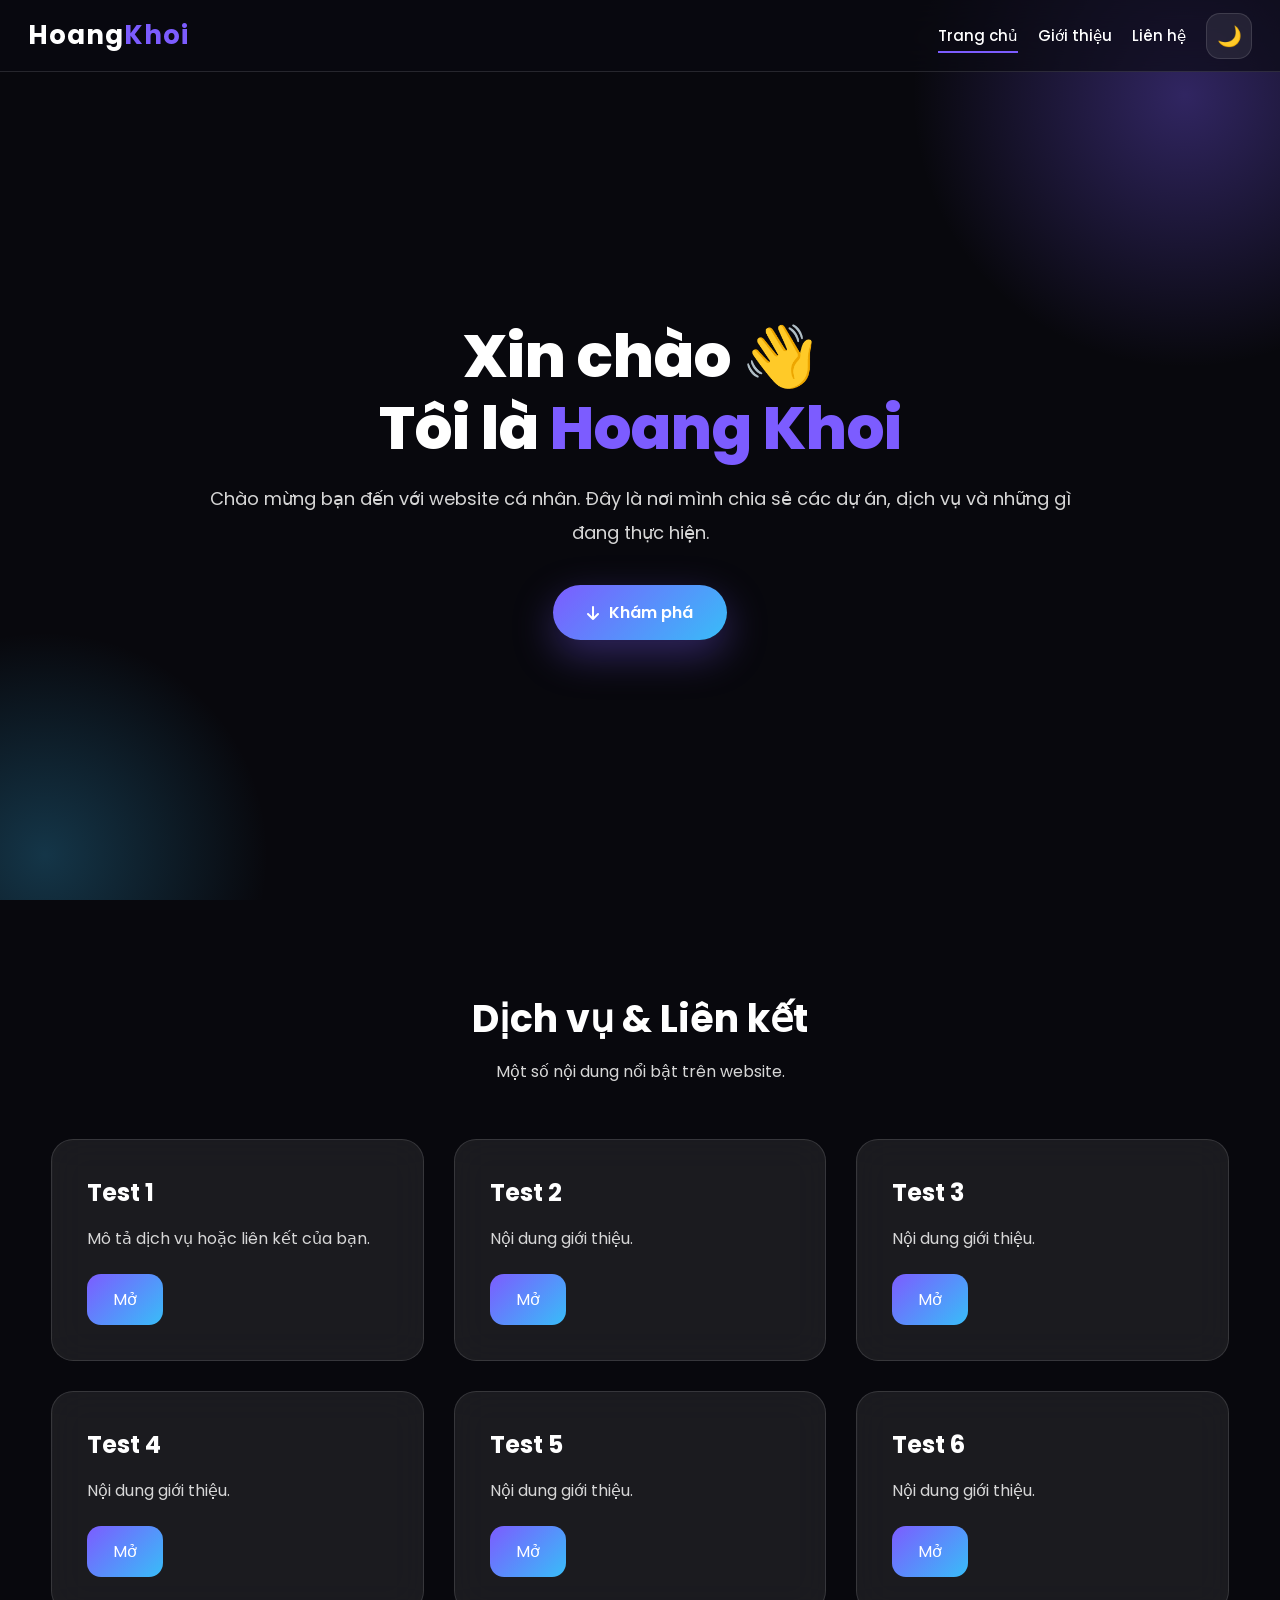
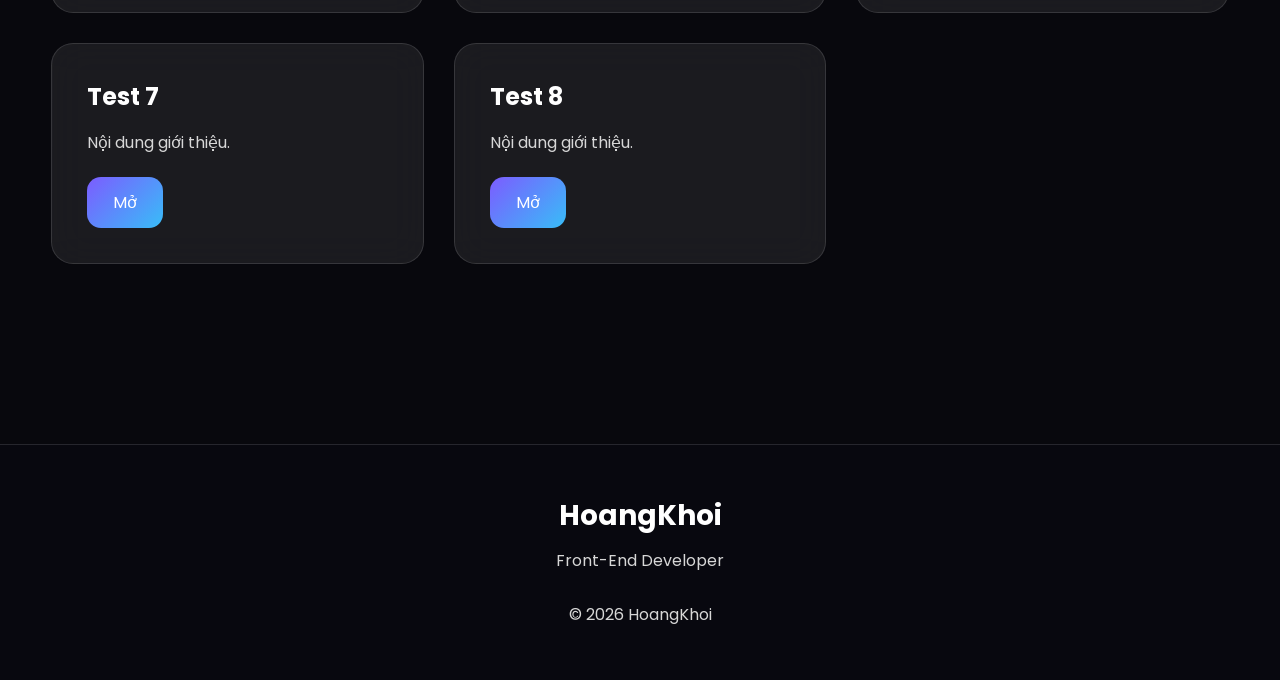
<file: index.html>
<!DOCTYPE html>
<html lang="vi">

<head>

    <meta charset="UTF-8">

    <meta name="viewport"
          content="width=device-width, initial-scale=1.0">

    <meta name="description"
          content="Website cá nhân của Hoàng Khôi">

    <meta name="keywords"
          content="Hoangkhoi, Portfolio, Website">

    <meta name="author"
          content="HoangKhoi">

    <title>HoangKhoi | PHK Premium V3</title>

    <!-- CSS -->
    <link rel="stylesheet" href="style.css">

    <!-- Font Awesome -->
    <link rel="stylesheet"
          href="https://cdnjs.cloudflare.com/ajax/libs/font-awesome/6.7.2/css/all.min.css">

    <!-- Favicon -->
    <link rel="icon"
          href="favicon.ico">

</head>

<body>

<!-- =========================
        LOADER
========================== -->

<div id="loader">

    <div class="loader-circle"></div>

</div>



<!-- =========================
        OVERLAY
========================== -->

<div class="overlay"></div>



<!-- =========================
        SIDEBAR
========================== -->

<aside class="sidebar">

    <button class="sidebar-close">

        <i class="fa-solid fa-xmark"></i>

    </button>

    <a href="index.html">

        <i class="fa-solid fa-house"></i>

        Trang chủ

    </a>

    <a href="about.html">

        <i class="fa-solid fa-circle-info"></i>

        Giới thiệu

    </a>

    <a href="contact.html">

        <i class="fa-solid fa-envelope"></i>

        Liên hệ

    </a>
    
    <a href="music.html">

    <i class="fa-solid fa-music"></i>

    Music

</a>

    <a href="#services">

        <i class="fa-solid fa-layer-group"></i>

        Dịch vụ

    </a>

</aside>



<!-- =========================
        HEADER
========================== -->

<header>

    <button class="menu-btn">

        <i class="fa-solid fa-bars"></i>

    </button>

    <h1 class="logo">

        Hoang<span>Khoi</span>

    </h1>

    <nav class="navbar">

        <a class="active"
           href="index.html">

            Trang chủ

        </a>

        <a href="about.html">

            Giới thiệu

        </a>

        <a href="contact.html">

            Liên hệ

        </a>

        <button id="theme-toggle">

            🌙

        </button>

    </nav>

</header>



<!-- =========================
        HERO
========================== -->

<section class="hero">

    <div class="hero-content fade-in">

        <h1>

            Xin chào 👋

            <br>

            Tôi là

            <span>

                Hoang Khoi

            </span>

        </h1>

        <p>

            Chào mừng bạn đến với website cá nhân.

            Đây là nơi mình chia sẻ các dự án,

            dịch vụ và những gì đang thực hiện.

        </p>

        <a href="#services"
           class="btn ripple">

            <i class="fa-solid fa-arrow-down"></i>

            Khám phá

        </a>

    </div>

</section>



<!-- =========================
        SERVICES
========================== -->

<section id="services"
         class="section">

    <div class="container">

        <div class="section-title reveal">

            <h2>

                Dịch vụ & Liên kết

            </h2>

            <p>

                Một số nội dung nổi bật trên website.

            </p>

        </div>

        <div class="services">
                    <!-- Card 1 -->
            <div class="service-item reveal">

                <h3>Test 1</h3>

                <p>
                    Mô tả dịch vụ hoặc liên kết của bạn.
                </p>

                <a href="https://example.com" target="_blank">
                    Mở
                </a>

            </div>

            <!-- Card 2 -->
            <div class="service-item reveal">

                <h3>Test 2</h3>

                <p>
                    Nội dung giới thiệu.
                </p>

                <a href="https://example.com" target="_blank">
                    Mở
                </a>

            </div>

            <!-- Card 3 -->
            <div class="service-item reveal">

                <h3>Test 3</h3>

                <p>
                    Nội dung giới thiệu.
                </p>

                <a href="https://example.com" target="_blank">
                    Mở
                </a>

            </div>

            <!-- Card 4 -->
            <div class="service-item reveal">

                <h3>Test 4</h3>

                <p>
                    Nội dung giới thiệu.
                </p>

                <a href="https://example.com" target="_blank">
                    Mở
                </a>

            </div>

            <!-- Card 5 -->
            <div class="service-item reveal">

                <h3>Test 5</h3>

                <p>
                    Nội dung giới thiệu.
                </p>

                <a href="https://example.com" target="_blank">
                    Mở
                </a>

            </div>

            <!-- Card 6 -->
            <div class="service-item reveal">

                <h3>Test 6</h3>

                <p>
                    Nội dung giới thiệu.
                </p>

                <a href="https://example.com" target="_blank">
                    Mở
                </a>

            </div>

            <!-- Card 7 -->
            <div class="service-item reveal">

                <h3>Test 7</h3>

                <p>
                    Nội dung giới thiệu.
                </p>

                <a href="https://example.com" target="_blank">
                    Mở
                </a>

            </div>

            <!-- Card 8 -->
            <div class="service-item reveal">

                <h3>Test 8</h3>

                <p>
                    Nội dung giới thiệu.
                </p>

                <a href="https://example.com" target="_blank">
                    Mở
                </a>

            </div>

        </div>


        <!-- IMAGE -->

    </div>

</section>



<!-- ==========================
        FOOTER
========================== -->

<footer>

    <h3>

        HoangKhoi

    </h3>

    <p>

        Front-End Developer

    </p>

    <br>

    <p>

        © 2026 HoangKhoi

    </p>

</footer>



<!-- ==========================
        BACK TO TOP
========================== -->

<button class="back-top">

    <i class="fa-solid fa-arrow-up"></i>

</button>



<!-- ==========================
        SCRIPT
========================== -->

<script src="script.js"></script>

</body>

</html>
</file>
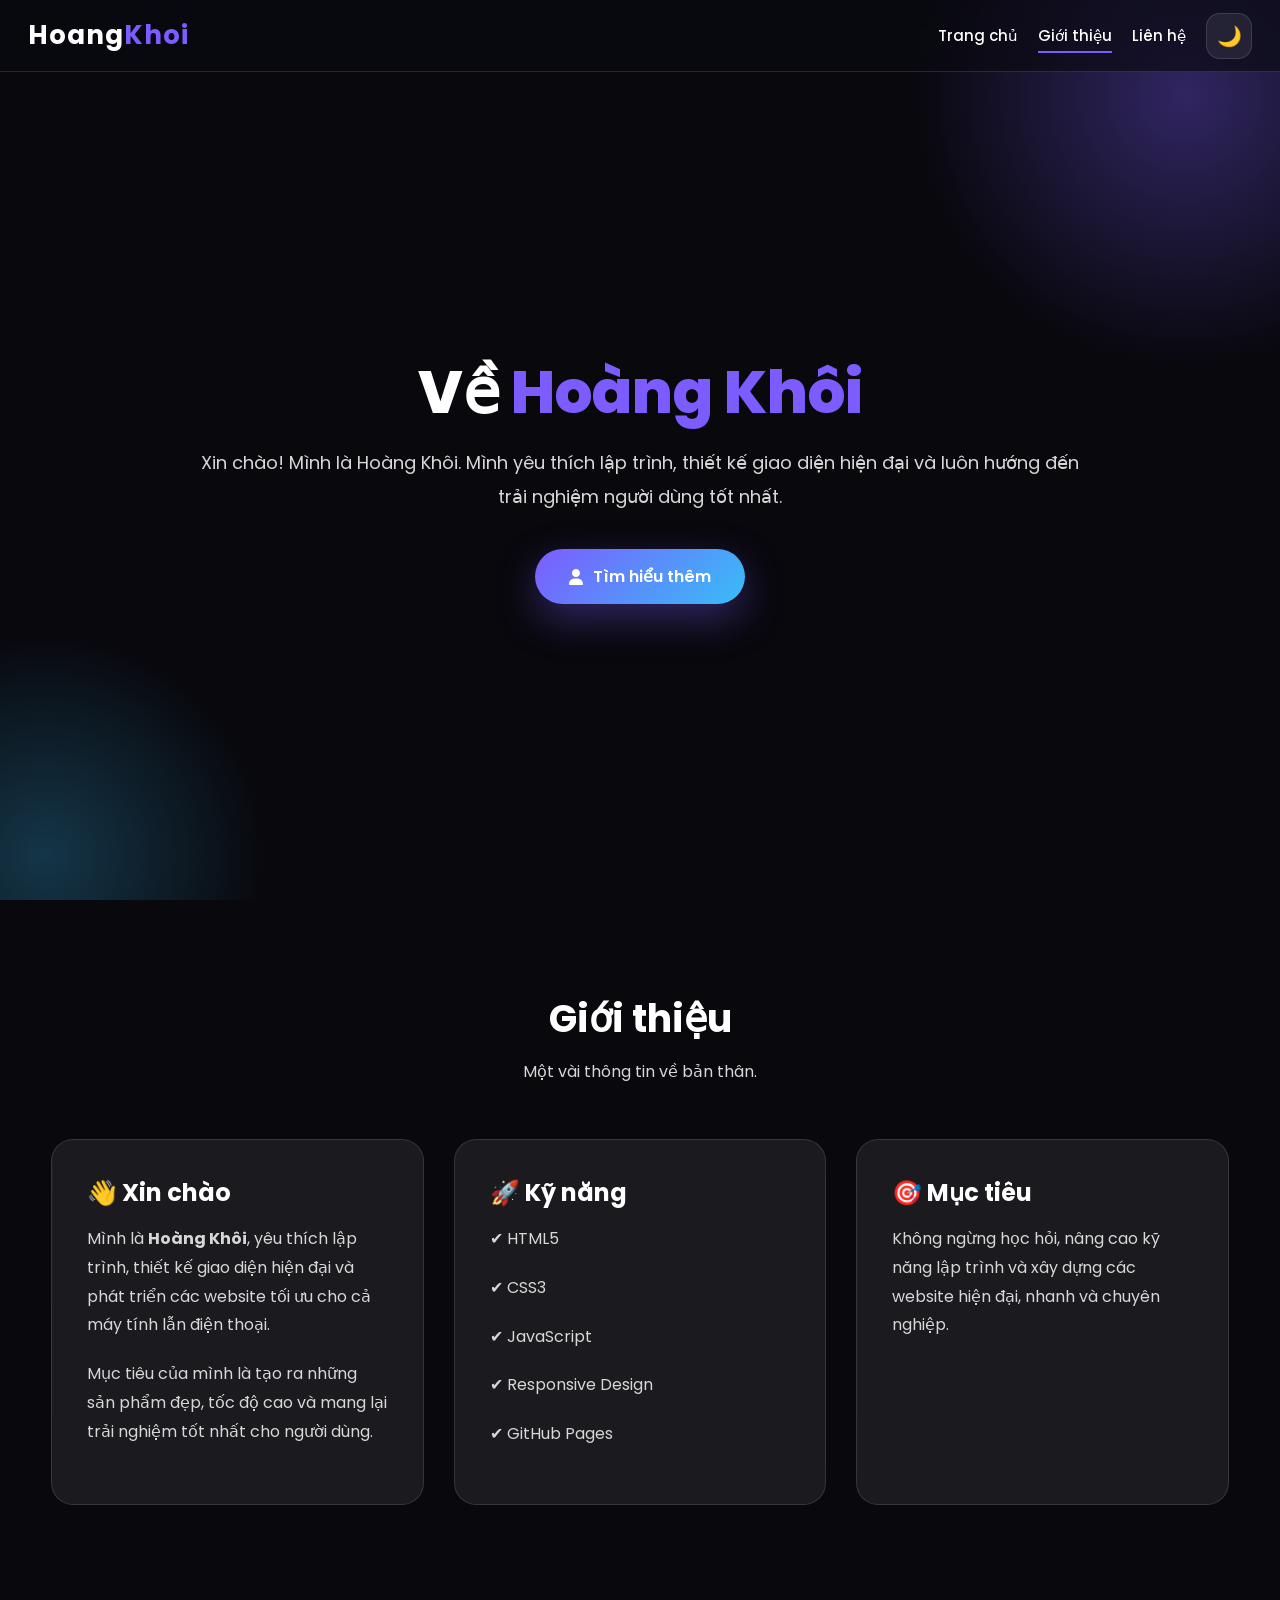
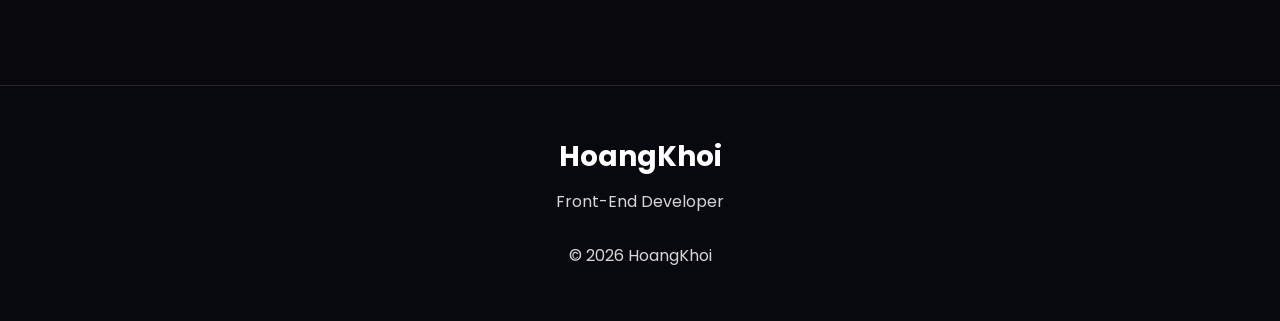
<file: about.html>
<!DOCTYPE html>
<html lang="vi">

<head>

    <meta charset="UTF-8">

    <meta name="viewport"
          content="width=device-width, initial-scale=1.0">

    <meta name="description"
          content="Giới thiệu về Hoàng Khôi">

    <meta name="keywords"
          content="HoangKhoi, About, Portfolio">

    <meta name="author"
          content="HoangKhoi">

    <title>Giới thiệu | HoangKhoi</title>

    <!-- CSS -->
    <link rel="stylesheet" href="style.css">

    <!-- Font Awesome -->
    <link rel="stylesheet"
          href="https://cdnjs.cloudflare.com/ajax/libs/font-awesome/6.7.2/css/all.min.css">

    <!-- Favicon -->
    <link rel="icon"
          href="favicon.ico">

</head>

<body>

<!-- =========================
        LOADER
========================== -->

<div id="loader">

    <div class="loader-circle"></div>

</div>

<!-- =========================
        OVERLAY
========================== -->

<div class="overlay"></div>

<!-- =========================
        SIDEBAR
========================== -->

<aside class="sidebar">

    <button class="sidebar-close">

        <i class="fa-solid fa-xmark"></i>

    </button>

    <a href="index.html">

        <i class="fa-solid fa-house"></i>

        Trang chủ

    </a>

    <a href="about.html">

        <i class="fa-solid fa-circle-info"></i>

        Giới thiệu

    </a>

    <a href="contact.html">

        <i class="fa-solid fa-envelope"></i>

        Liên hệ

    </a>
    
    <a href="music.html">

    <i class="fa-solid fa-music"></i>

    Music

</a>

    <a href="index.html">

        <i class="fa-solid fa-layer-group"></i>

        Dịch vụ

    </a>
    
</aside>

<!-- =========================
        HEADER
========================== -->

<header>

    <button class="menu-btn">

        <i class="fa-solid fa-bars"></i>

    </button>

    <h1 class="logo">

        Hoang<span>Khoi</span>

    </h1>

    <nav class="navbar">

        <a href="index.html">

            Trang chủ

        </a>

        <a class="active"
           href="about.html">

            Giới thiệu

        </a>

        <a href="contact.html">

            Liên hệ

        </a>

        <button id="theme-toggle">

            🌙

        </button>

    </nav>

</header>

<!-- =========================
        HERO
========================== -->

<section class="hero">

    <div class="hero-content fade-in">

        <h1>

            Về

            <span>

                Hoàng Khôi

            </span>

        </h1>

        <p>

            Xin chào! Mình là Hoàng Khôi.
            Mình yêu thích lập trình, thiết kế giao diện hiện đại
            và luôn hướng đến trải nghiệm người dùng tốt nhất.

        </p>

        <a href="#about"

           class="btn ripple">

            <i class="fa-solid fa-user"></i>

            Tìm hiểu thêm

        </a>

    </div>

</section>

<!-- =========================
        ABOUT
========================== -->

<section id="about"

         class="section">

<div class="container">

<div class="section-title reveal">

<h2>

Giới thiệu

</h2>

<p>

Một vài thông tin về bản thân.

</p>

</div>

<div class="services">
        <!-- Thông tin cá nhân -->

        <div class="service-item reveal">

            <h3>
                👋 Xin chào
            </h3>

            <p>
                Mình là <strong>Hoàng Khôi</strong>, yêu thích lập trình,
                thiết kế giao diện hiện đại và phát triển các website
                tối ưu cho cả máy tính lẫn điện thoại.
            </p>

            <p>
                Mục tiêu của mình là tạo ra những sản phẩm đẹp,
                tốc độ cao và mang lại trải nghiệm tốt nhất
                cho người dùng.
            </p>

        </div>



        <!-- Kỹ năng -->

        <div class="service-item reveal">

            <h3>
                🚀 Kỹ năng
            </h3>

            <p>✔ HTML5</p>

            <p>✔ CSS3</p>

            <p>✔ JavaScript</p>

            <p>✔ Responsive Design</p>

            <p>✔ GitHub Pages</p>

        </div>



        <!-- Mục tiêu -->

        <div class="service-item reveal">

            <h3>
                🎯 Mục tiêu
            </h3>

            <p>
                Không ngừng học hỏi,
                nâng cao kỹ năng lập trình
                và xây dựng các website
                hiện đại, nhanh và chuyên nghiệp.
            </p>

        </div>

    </div>



    <!-- Ảnh -->

</div>

</section>



<!-- ==========================
        FOOTER
========================== -->

<footer>

    <h3>

        HoangKhoi

    </h3>

    <p>

        Front-End Developer

    </p>

    <br>

    <p>

        © 2026 HoangKhoi

    </p>

</footer>



<!-- ==========================
        BACK TO TOP
========================== -->

<button class="back-top">

    <i class="fa-solid fa-arrow-up"></i>

</button>



<!-- ==========================
        SCRIPT
========================== -->

<script src="script.js"></script>

</body>

</html>
</file>
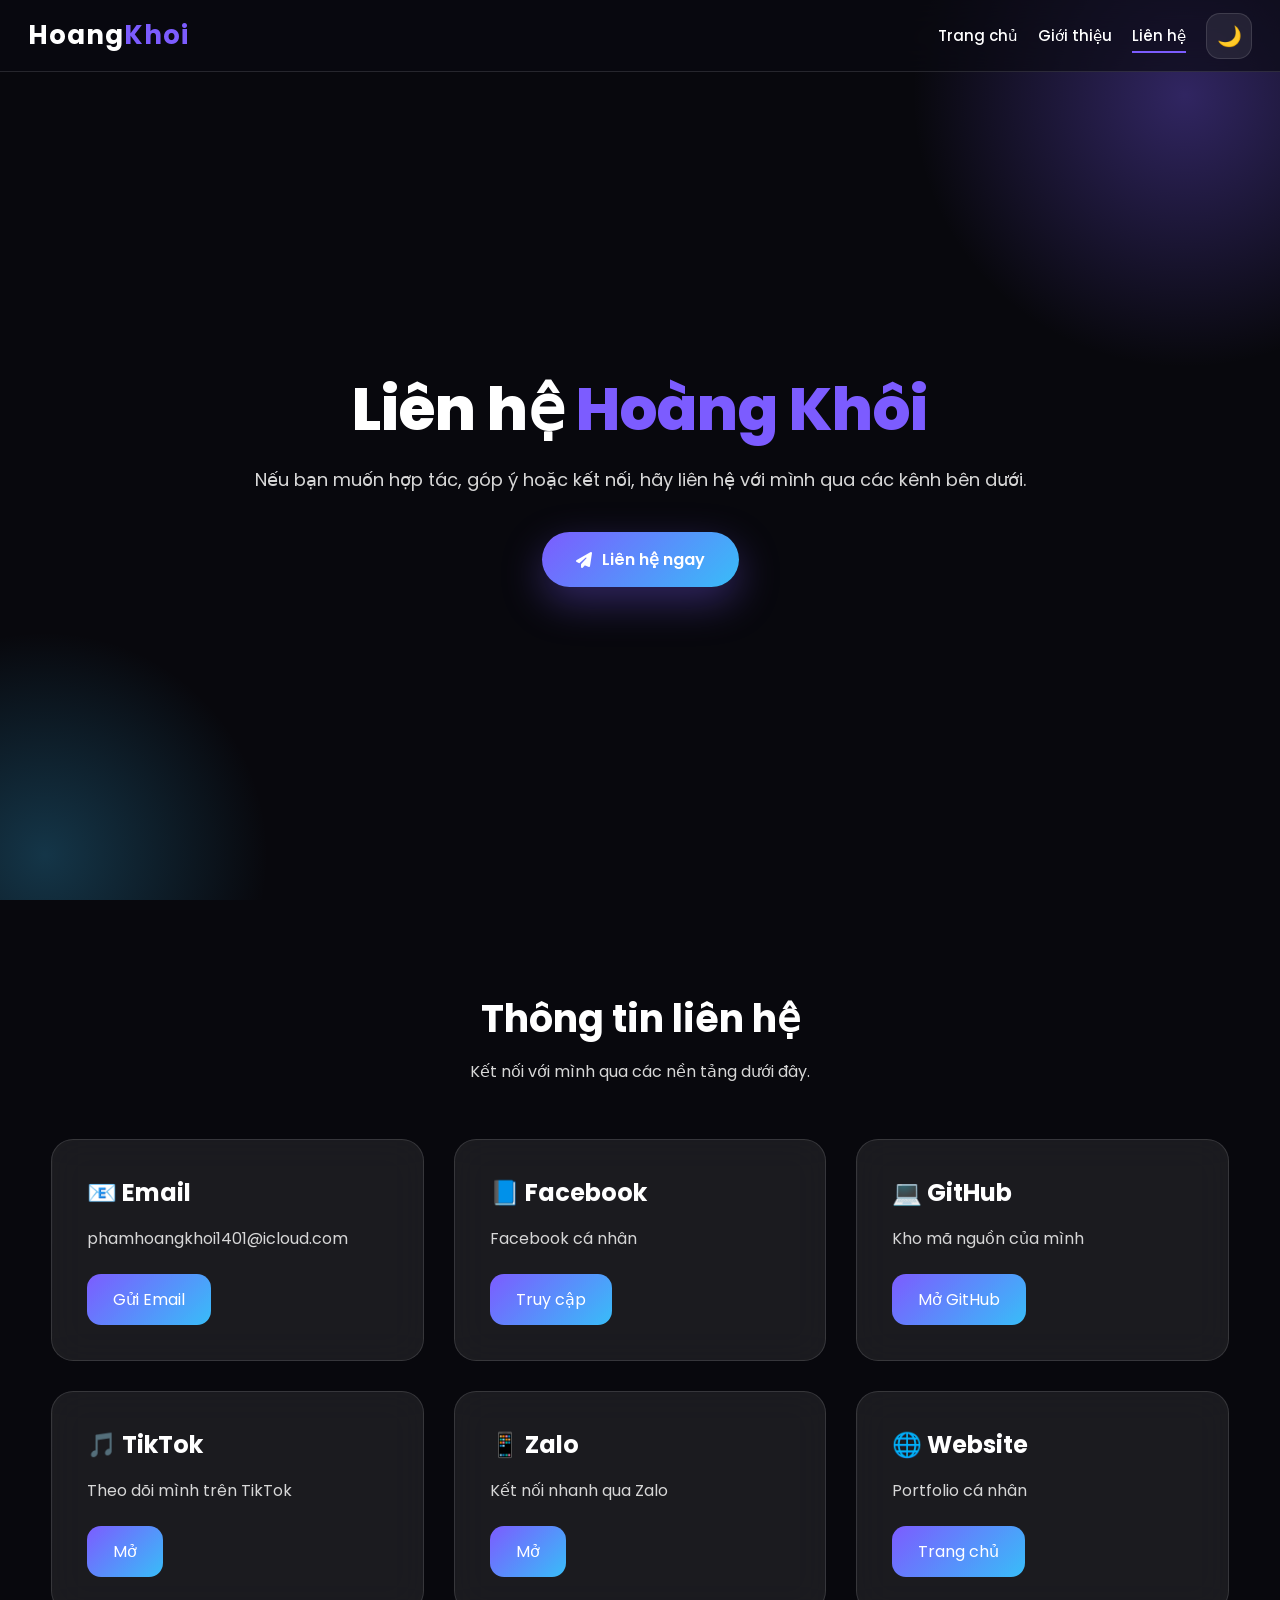
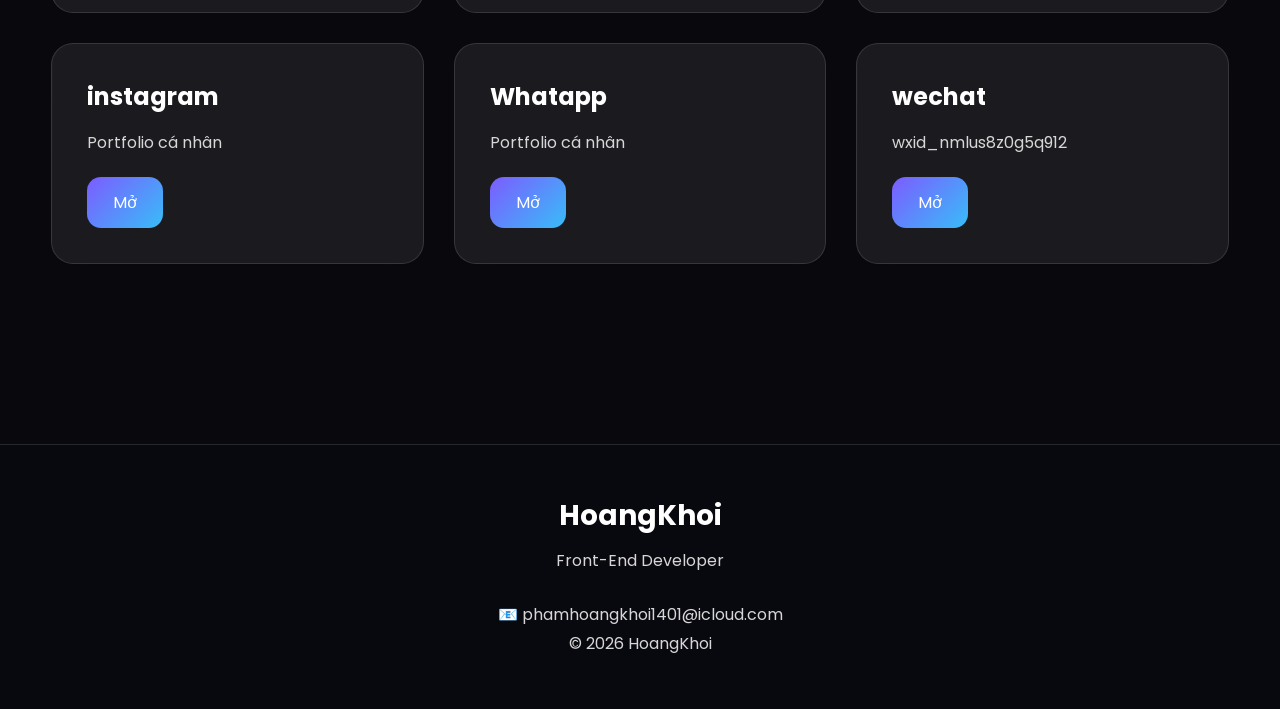
<file: contact.html>
<!DOCTYPE html>
<html lang="vi">

<head>

    <meta charset="UTF-8">

    <meta name="viewport"
          content="width=device-width, initial-scale=1.0">

    <meta name="description"
          content="Liên hệ với Hoàng Khôi">

    <meta name="keywords"
          content="HoangKhoi, Contact, Portfolio">

    <meta name="author"
          content="HoangKhoi">

    <title>Liên hệ | HoangKhoi</title>

    <!-- CSS -->
    <link rel="stylesheet" href="style.css">

    <!-- Font Awesome -->
    <link rel="stylesheet"
          href="https://cdnjs.cloudflare.com/ajax/libs/font-awesome/6.7.2/css/all.min.css">

    <!-- Favicon -->
    <link rel="icon" href="favicon.ico">

</head>

<body>

<!-- =========================
        LOADER
========================= -->

<div id="loader">

    <div class="loader-circle"></div>

</div>



<!-- =========================
        OVERLAY
========================= -->

<div class="overlay"></div>



<!-- =========================
        SIDEBAR
========================= -->

<aside class="sidebar">

    <button class="sidebar-close">

        <i class="fa-solid fa-xmark"></i>

    </button>

    <a href="index.html">

        <i class="fa-solid fa-house"></i>

        Trang chủ

    </a>

    <a href="about.html">

        <i class="fa-solid fa-circle-info"></i>

        Giới thiệu

    </a>

    <a href="contact.html">

        <i class="fa-solid fa-envelope"></i>

        Liên hệ

    </a>
    
    <a href="music.html">

    <i class="fa-solid fa-music"></i>

    Music

</a>

    <a href="index.html">

        <i class="fa-solid fa-layer-group"></i>

        Dịch vụ

    </a>

</aside>



<!-- =========================
        HEADER
========================= -->

<header>

    <button class="menu-btn">

        <i class="fa-solid fa-bars"></i>

    </button>

    <h1 class="logo">

        Hoang<span>Khoi</span>

    </h1>

    <nav class="navbar">

        <a href="index.html">

            Trang chủ

        </a>

        <a href="about.html">

            Giới thiệu

        </a>

        <a class="active"
           href="contact.html">

            Liên hệ

        </a>

        <button id="theme-toggle">

            🌙

        </button>

    </nav>

</header>



<!-- =========================
        HERO
========================= -->

<section class="hero">

    <div class="hero-content fade-in">

        <h1>

            Liên hệ

            <span>

                Hoàng Khôi

            </span>

        </h1>

        <p>

            Nếu bạn muốn hợp tác, góp ý hoặc kết nối,
            hãy liên hệ với mình qua các kênh bên dưới.

        </p>

        <a href="#contact"

           class="btn ripple">

            <i class="fa-solid fa-paper-plane"></i>

            Liên hệ ngay

        </a>

    </div>

</section>



<!-- =========================
        CONTACT
========================= -->

<section id="contact"

         class="section">

<div class="container">

<div class="section-title reveal">

<h2>

Thông tin liên hệ

</h2>

<p>

Kết nối với mình qua các nền tảng dưới đây.

</p>

</div>

<div class="services">
        <!-- EMAIL -->

        <div class="service-item reveal">

            <h3>

                📧 Email

            </h3>

            <p>

                phamhoangkhoi1401@icloud.com

            </p>

            <a href="mailto:phamhoangkhoi1401@icloud.com">

                Gửi Email

            </a>

        </div>



        <!-- FACEBOOK -->

        <div class="service-item reveal">

            <h3>

                📘 Facebook

            </h3>

            <p>

                Facebook cá nhân

            </p>

            <a href="https://facebook.com/"

               target="_blank">

                Truy cập

            </a>

        </div>



        <!-- GITHUB -->

        <div class="service-item reveal">

            <h3>

                💻 GitHub

            </h3>

            <p>

                Kho mã nguồn của mình

            </p>

            <a href="https://github.com/phamhoangkhoi123"

               target="_blank">

                Mở GitHub

            </a>

        </div>



        <!-- TIKTOK -->

        <div class="service-item reveal">

            <h3>

                🎵 TikTok

            </h3>

            <p>

                Theo dõi mình trên TikTok

            </p>

            <a href="https://www.tiktok.com/@khoitenten?_r=1&_t=ZS-984yPYuXHU8">

                Mở

            </a>

        </div>



        <!-- ZALO -->

        <div class="service-item reveal">

            <h3>

                📱 Zalo

            </h3>

            <p>

                Kết nối nhanh qua Zalo

            </p>

            <a href="https://zalo.me/0369274405">

                Mở

            </a>

        </div>



        <!-- WEBSITE -->

        <div class="service-item reveal">

            <h3>

                🌐 Website

            </h3>

            <p>

                Portfolio cá nhân

            </p>

            <a href="index.html">

                Trang chủ

            </a>

        </div>
        
        <div class="service-item reveal">

            <h3>

                instagram

            </h3>

            <p>

                Portfolio cá nhân

            </p>

            <a href="https://www.instagram.com/_domoi14?utm_source=qr">

                Mở

            </a>

        </div>
        
        <div class="service-item reveal">

            <h3>

                Whatapp

            </h3>

            <p>

                Portfolio cá nhân

            </p>

            <a href="https://wa.me/qr/3VMPBAKXB5BTI1">

                Mở

            </a>

        </div>
        
        <div class="service-item reveal">

            <h3>

                wechat

            </h3>

            <p>

                wxid_nmlus8z0g5q912

            </p>

            <a href="https://phamhoangkhoi123.github.io/Khoi/images/wechat-qr.jpeg">

                Mở

            </a>

        </div>
        
        

    </div>



    <!-- IMAGE -->

</div>

</section>



<!-- ==========================
        FOOTER
========================== -->

<footer>

    <h3>

        HoangKhoi

    </h3>

    <p>

        Front-End Developer

    </p>

    <br>

    <p>

        📧 phamhoangkhoi1401@icloud.com

    </p>

    <p>

        © 2026 HoangKhoi

    </p>

</footer>



<!-- ==========================
        BACK TO TOP
========================== -->

<button class="back-top">

    <i class="fa-solid fa-arrow-up"></i>

</button>



<!-- ==========================
        SCRIPT
========================== -->

<script src="script.js"></script>

</body>

</html>
</file>
<file: style.css>
/*==================================================
    PHK PREMIUM V3
    STYLE.CSS
    Author : HoangKhoi
==================================================*/

/* ==========================
        GOOGLE FONT
========================== */

@import url('https://fonts.googleapis.com/css2?family=Poppins:wght@300;400;500;600;700;800&display=swap');


/* ==========================
          RESET
========================== */

*{
    margin:0;
    padding:0;
    box-sizing:border-box;
}

html{
    scroll-behavior:smooth;
}

body{

    font-family:"Poppins",sans-serif;

    background:#08080d;

    color:#ffffff;

    overflow-x:hidden;

    transition:.35s ease;
}


/* ==========================
        CSS VARIABLES
========================== */

:root{

    --primary:#7c5cff;

    --secondary:#38bdf8;

    --success:#00d084;

    --danger:#ff4d6d;

    --warning:#ffb703;

    --white:#ffffff;

    --black:#000000;

    --text:#d7d7d7;

    --glass:rgba(255,255,255,.08);

    --border:rgba(255,255,255,.12);

    --shadow:0 20px 60px rgba(0,0,0,.35);

    --radius:22px;

    --transition:.35s ease;

}


/* ==========================
      LIGHT MODE
========================== */

body.light{

    background:#f5f7fb;

    color:#222;

}

body.light .glass{

    background:rgba(255,255,255,.75);

}

body.light header{

    background:rgba(255,255,255,.75);

}
body.light #theme-toggle{

    color:#222;

}
body.light .service-item p{

    color:#555;

}

body.light .section-title p{

    color:#555;

}

body.light footer p{

    color:#555;

}
body.light .sidebar-close{

    color:#222;

    background:#f1f1f1;

}


/* ==========================
        SCROLLBAR
========================== */

::-webkit-scrollbar{

    width:10px;

}

::-webkit-scrollbar-track{

    background:#0e0e14;

}

::-webkit-scrollbar-thumb{

    background:linear-gradient(
        180deg,
        var(--primary),
        var(--secondary)
    );

    border-radius:20px;

}

::-webkit-scrollbar-thumb:hover{

    background:#8d74ff;

}


/* ==========================
        HEADER
========================== */

header{

    position:fixed;

    top:0;

    left:0;

    width:100%;

    height:72px;

    display:flex;

    align-items:center;

    justify-content:space-between;

    padding:0 28px;

    backdrop-filter:blur(18px);

    background:rgba(10,10,18,.65);

    border-bottom:1px solid var(--border);

    z-index:9999;

    transition:var(--transition);

}

header.scrolled{

    height:64px;

    box-shadow:var(--shadow);

}


/* ==========================
          LOGO
========================== */

.logo{

    font-size:26px;

    font-weight:700;

    letter-spacing:1px;

    color:#fff;

    user-select:none;

}

.logo span{

    color:var(--primary);

}


/* ==========================
      HAMBURGER BUTTON
========================== */

.menu-btn{

    width:46px;
    height:46px;

    border:none;

    border-radius:14px;

    background:var(--glass);

    border:1px solid var(--border);

    color:#fff;

    font-size:22px;

    cursor:pointer;

    display:none;

    align-items:center;

    justify-content:center;

    transition:var(--transition);

}

.menu-btn:hover{

    transform:scale(1.08);

    background:rgba(255,255,255,.15);

}
/*==========================
      THEME BUTTON
==========================*/

#theme-toggle{

    width:46px;

    height:46px;

    border:none;

    border-radius:14px;

    background:var(--glass);

    border:1px solid var(--border);

    color:#fff;

    font-size:20px;

    cursor:pointer;

    display:flex;

    align-items:center;

    justify-content:center;

    transition:var(--transition);

}

#theme-toggle:hover{

    transform:scale(1.08);

    background:rgba(255,255,255,.15);

}


/* ==========================
         NAVBAR
========================== */

.navbar{

    display:flex;

    align-items:center;

    gap:20px;

}

.navbar a{

    color:#ffffff;

    text-decoration:none;

    font-size:15px;

    font-weight:500;

    transition:.3s;

    position:relative;

}

.navbar a::after{

    content:"";

    position:absolute;

    left:0;

    bottom:-6px;

    width:0;

    height:2px;

    background:var(--primary);

    transition:.3s;

}

.navbar a:hover::after,

.navbar a.active::after{

    width:100%;

}
/*==================================================
        HERO SECTION
==================================================*/

.hero{

    min-height:100vh;

    display:flex;

    align-items:center;

    justify-content:center;

    text-align:center;

    padding:140px 20px 80px;

    position:relative;

    overflow:hidden;

}

.hero::before{

    content:"";

    position:absolute;

    width:550px;

    height:550px;

    background:radial-gradient(circle,
    rgba(124,92,255,.35),
    transparent 70%);

    top:-180px;

    right:-180px;

    border-radius:50%;

}

.hero::after{

    content:"";

    position:absolute;

    width:450px;

    height:450px;

    background:radial-gradient(circle,
    rgba(56,189,248,.25),
    transparent 70%);

    bottom:-180px;

    left:-180px;

    border-radius:50%;

}

.hero-content{

    max-width:900px;

    position:relative;

    z-index:2;

}

.hero h1{

    font-size:60px;

    font-weight:800;

    margin-bottom:18px;

    line-height:1.2;

}

.hero h1 span{

    color:var(--primary);

}

.hero p{

    color:var(--text);

    font-size:18px;

    line-height:1.9;

    margin-bottom:35px;

}



/*==================================================
            PREMIUM BUTTON
==================================================*/

.btn{

    display:inline-flex;

    align-items:center;

    justify-content:center;

    gap:10px;

    padding:15px 34px;

    border-radius:999px;

    text-decoration:none;

    color:#fff;

    background:linear-gradient(
    135deg,
    var(--primary),
    var(--secondary));

    font-weight:600;

    transition:.35s;

    box-shadow:0 15px 40px rgba(124,92,255,.35);

}

.btn:hover{

    transform:translateY(-5px);

    box-shadow:0 25px 50px rgba(124,92,255,.45);

}



/*==================================================
            MAIN CONTAINER
==================================================*/

.container{

    width:min(1180px,92%);

    margin:auto;

}



/*==================================================
            SECTION TITLE
==================================================*/

.section{

    padding:90px 0;

}

.section-title{

    text-align:center;

    margin-bottom:55px;

}

.section-title h2{

    font-size:38px;

    margin-bottom:12px;

}

.section-title p{

    color:var(--text);

}



/*==================================================
            SERVICES GRID
==================================================*/

.services{

    display:grid;

    grid-template-columns:
    repeat(auto-fit,minmax(280px,1fr));

    gap:30px;

}



/*==================================================
            PREMIUM CARD
==================================================*/

.service-item{

    background:var(--glass);

    border:1px solid var(--border);

    backdrop-filter:blur(18px);

    border-radius:var(--radius);

    padding:35px;

    transition:.35s;

    position:relative;

    overflow:hidden;

}

.service-item::before{

    content:"";

    position:absolute;

    inset:0;

    background:linear-gradient(
    135deg,
    transparent,
    rgba(255,255,255,.06),
    transparent);

    transform:translateX(-100%);

    transition:.7s;

}

.service-item:hover::before{

    transform:translateX(100%);

}

.service-item:hover{

    transform:translateY(-10px);

    box-shadow:var(--shadow);

}

.service-item h3{

    font-size:24px;

    margin-bottom:15px;

}

.service-item p{

    color:var(--text);

    line-height:1.8;

    margin-bottom:20px;

}



/*==================================================
            PREMIUM LINK
==================================================*/

.service-item a{

    display:inline-flex;

    align-items:center;

    justify-content:center;

    padding:13px 26px;

    border-radius:14px;

    text-decoration:none;

    color:#fff;

    background:linear-gradient(
    135deg,
    var(--primary),
    var(--secondary));

    transition:.35s;

}

.service-item a:hover{

    transform:scale(1.06);

}



/*==================================================
            IMAGE CARD
==================================================*/

.image-card{

    margin-top:45px;

    border-radius:26px;

    overflow:hidden;

    background:var(--glass);

    border:1px solid var(--border);

    backdrop-filter:blur(18px);

    box-shadow:var(--shadow);

}

.image-card img{

    width:100%;

    display:block;

    object-fit:cover;

    transition:.6s;

}

.image-card:hover img{

    transform:scale(1.05);

}



/*==================================================
                FOOTER
==================================================*/

footer{

    margin-top:90px;

    padding:50px 20px;

    text-align:center;

    border-top:1px solid var(--border);

    background:rgba(10,10,18,.65);

    backdrop-filter:blur(16px);

}

footer h3{

    font-size:28px;

    margin-bottom:10px;

}

footer p{

    color:var(--text);

    line-height:1.8;

}



/*==================================================
            BACK TO TOP
==================================================*/

.back-top{

    position:fixed;

    right:25px;

    bottom:25px;

    width:52px;

    height:52px;

    border-radius:50%;

    border:none;

    cursor:pointer;

    color:#fff;

    background:linear-gradient(
    135deg,
    var(--primary),
    var(--secondary));

    box-shadow:0 15px 40px rgba(124,92,255,.4);

    opacity:0;

    visibility:hidden;

    transition:.35s;

}

.back-top.show{

    opacity:1;

    visibility:visible;

}
/*==================================================
        MOBILE MENU
==================================================*/

.sidebar{

    position:fixed;

    top:0;

    left:-320px;

    width:300px;

    height:100vh;

    background:rgba(12,12,20,.96);

    backdrop-filter:blur(20px);

    border-right:1px solid var(--border);

    padding:90px 25px;

    transition:.4s ease;

    z-index:99999;

}

.sidebar.active{

    left:0;

}

.sidebar a{

    display:flex;

    align-items:center;

    gap:14px;

    color:#fff;

    text-decoration:none;

    padding:16px 18px;

    margin-bottom:12px;

    border-radius:14px;

    transition:.3s;

    font-weight:500;

}

.sidebar a:hover{

    background:rgba(255,255,255,.08);

    transform:translateX(8px);

}

.sidebar-close{

    position:absolute;

    top:22px;

    right:20px;

    width:42px;

    height:42px;

    border:none;

    border-radius:12px;

    cursor:pointer;

    color:#fff;

    background:var(--glass);

}


/*==================================================
            OVERLAY
==================================================*/

.overlay{

    position:fixed;

    inset:0;

    background:rgba(0,0,0,.55);

    opacity:0;

    visibility:hidden;

    transition:.3s;

    z-index:9990;

}

.overlay.active{

    opacity:1;

    visibility:visible;

}


/*==================================================
            LOADER
==================================================*/

#loader{

    position:fixed;

    inset:0;

    display:flex;

    justify-content:center;

    align-items:center;

    background:#08080d;

    z-index:999999;

    transition:.6s;

}

.loader-circle{

    width:70px;

    height:70px;

    border:6px solid rgba(255,255,255,.12);

    border-top-color:var(--primary);

    border-radius:50%;

    animation:spin .9s linear infinite;

}

@keyframes spin{

    to{

        transform:rotate(360deg);

    }

}


/*==================================================
            SCROLL REVEAL
==================================================*/

.reveal{

    opacity:0;

    transform:translateY(45px);

    transition:1s;

}

.reveal.show{

    opacity:1;

    transform:none;

}


/*==================================================
            ANIMATION
==================================================*/

.fade-in{

    animation:fadeIn .8s ease forwards;

}

@keyframes fadeIn{

    from{

        opacity:0;

        transform:translateY(25px);

    }

    to{

        opacity:1;

        transform:none;

    }

}

.zoom{

    animation:zoom .7s ease;

}

@keyframes zoom{

    from{

        transform:scale(.9);

        opacity:0;

    }

    to{

        transform:scale(1);

        opacity:1;

    }

}


/*==================================================
            RIPPLE
==================================================*/

.ripple{

    position:relative;

    overflow:hidden;

}

.ripple span{

    position:absolute;

    border-radius:50%;

    transform:scale(0);

    animation:ripple .6s linear;

    background:rgba(255,255,255,.35);

}

@keyframes ripple{

    to{

        transform:scale(4);

        opacity:0;

    }

}


/*==================================================
            RESPONSIVE
==================================================*/

@media(max-width:1100px){

.hero h1{

font-size:48px;

}

.section-title h2{

font-size:34px;

}

}

@media(max-width:768px){

    header{
        padding:0 18px;
        height:65px;
    }

    .navbar{
        display:none;
    }

    .menu-btn{
        display:flex;
    }

    .hero{
        padding-top:120px;
    }

    .hero h1{
        font-size:36px;
    }

    .hero p{
        font-size:16px;
    }

    .section{
        padding:70px 0;
    }

    .services{
        grid-template-columns:1fr;
    }

    .image-card img{
        height:280px;
    }

    footer{
        padding:35px 18px;
    }

}

@media(max-width:480px){

.logo{

font-size:22px;

}

.hero h1{

font-size:30px;

}

.hero p{

font-size:15px;

line-height:1.8;

}

.btn{

width:100%;

}

.service-item{

padding:25px;

}

.back-top{

right:15px;

bottom:15px;

}

}

/*==================================================
            DARK MODE
==================================================*/


body.light header{

background:rgba(255,255,255,.82);

}

body.light .sidebar{

background:#ffffff;

}

body.light .sidebar a{

color:#222;

}

body.light .service-item{

background:#ffffff;

color:#222;

border:1px solid rgba(0,0,0,.08);

}

body.light footer{

background:#ffffff;

color:#222;

}

body.light .image-card{

background:#ffffff;

}


/*==================================================
        END OF FILE
==================================================*/
/*=========================================
            PHK MUSIC
=========================================*/

.music-search{
    width:100%;
    max-width:700px;
    margin:35px auto;
    display:flex;
    align-items:center;
    gap:12px;
    padding:15px 20px;
    border-radius:18px;
    background:var(--glass);
    border:1px solid var(--border);
    backdrop-filter:blur(20px);
}

.music-search i{
    font-size:18px;
    color:var(--primary);
}

.music-search input{
    flex:1;
    background:transparent;
    border:none;
    outline:none;
    color:var(--white);
    font-size:16px;
}

.music-search input::placeholder{
    color:#999;
}

/*============================*/

.music-list{

    display:flex;

    flex-direction:column;

    gap:18px;

    margin-top:40px;

}

/*============================*/

.music-item{

    display:flex;

    align-items:center;

    justify-content:space-between;

    gap:20px;

    padding:18px;

    border-radius:22px;

    background:var(--glass);

    border:1px solid var(--border);

    transition:.35s;

}

.music-item:hover{

    transform:translateY(-4px);

    box-shadow:0 15px 40px rgba(0,0,0,.25);

}

/*============================*/

.music-cover img{

    width:75px;

    height:75px;

    border-radius:16px;

    object-fit:cover;

}

/*============================*/

.music-info{

    flex:1;

}

.music-info h3{

    color:var(--white);

    margin-bottom:8px;

    font-size:20px;

}

.music-info p{

    color:var(--text);

    font-size:15px;

}

.music-info span{

    display:block;

    margin-top:6px;

    font-size:13px;

    opacity:.75;

}

/*============================*/

.music-buttons{

    display:flex;

    align-items:center;

    gap:12px;

}

.play-btn,

.download-btn{

    width:48px;

    height:48px;

    border:none;

    border-radius:50%;

    cursor:pointer;

    display:flex;

    justify-content:center;

    align-items:center;

    font-size:18px;

    transition:.3s;

    text-decoration:none;

}

.play-btn{

    background:linear-gradient(135deg,var(--primary),var(--secondary));

    color:#fff;

}

.play-btn:hover{

    transform:scale(1.08);

}

.download-btn{

    background:#222;

    color:#fff;

}

.download-btn:hover{

    background:var(--primary);

}

/*============================*/

.mini-player{

    position:fixed;

    left:20px;

    right:20px;

    bottom:20px;

    padding:15px 20px;

    border-radius:22px;

    background:rgba(20,20,20,.9);

    backdrop-filter:blur(25px);

    border:1px solid rgba(255,255,255,.08);

    display:flex;

    align-items:center;

    justify-content:space-between;

    gap:20px;

    z-index:999;

    box-shadow:0 10px 35px rgba(0,0,0,.4);

}

.mini-cover img{

    width:60px;

    height:60px;

    border-radius:14px;

    object-fit:cover;

}

.mini-info{

    flex:1;

}

.mini-info h4{

    color:#fff;

    margin-bottom:6px;

}

.mini-info p{

    color:#aaa;

    font-size:14px;

}

.mini-control{

    display:flex;

    gap:12px;

}

.mini-control button{

    width:45px;

    height:45px;

    border:none;

    border-radius:50%;

    cursor:pointer;

    background:var(--primary);

    color:#fff;

    transition:.3s;

}

.mini-control button:hover{

    transform:scale(1.1);

}

/*============================*/

@media(max-width:768px){

.music-item{

flex-wrap:wrap;

}

.music-cover{

width:100%;

display:flex;

justify-content:center;

}

.music-buttons{

width:100%;

justify-content:flex-end;

}

.mini-player{

left:10px;

right:10px;

bottom:10px;

padding:12px;

}

}
body.light .music-info h3{
    color:#222;
}

body.light .music-search input{
    color:#222;
}

body.light .download-btn{
    background:#eee;
    color:#222;
}

body.light .mini-player{
    background:#fff;
}

body.light .mini-info h4{
    color:#222;
}

body.light .mini-info p{
    color:#666;
}
</file>
